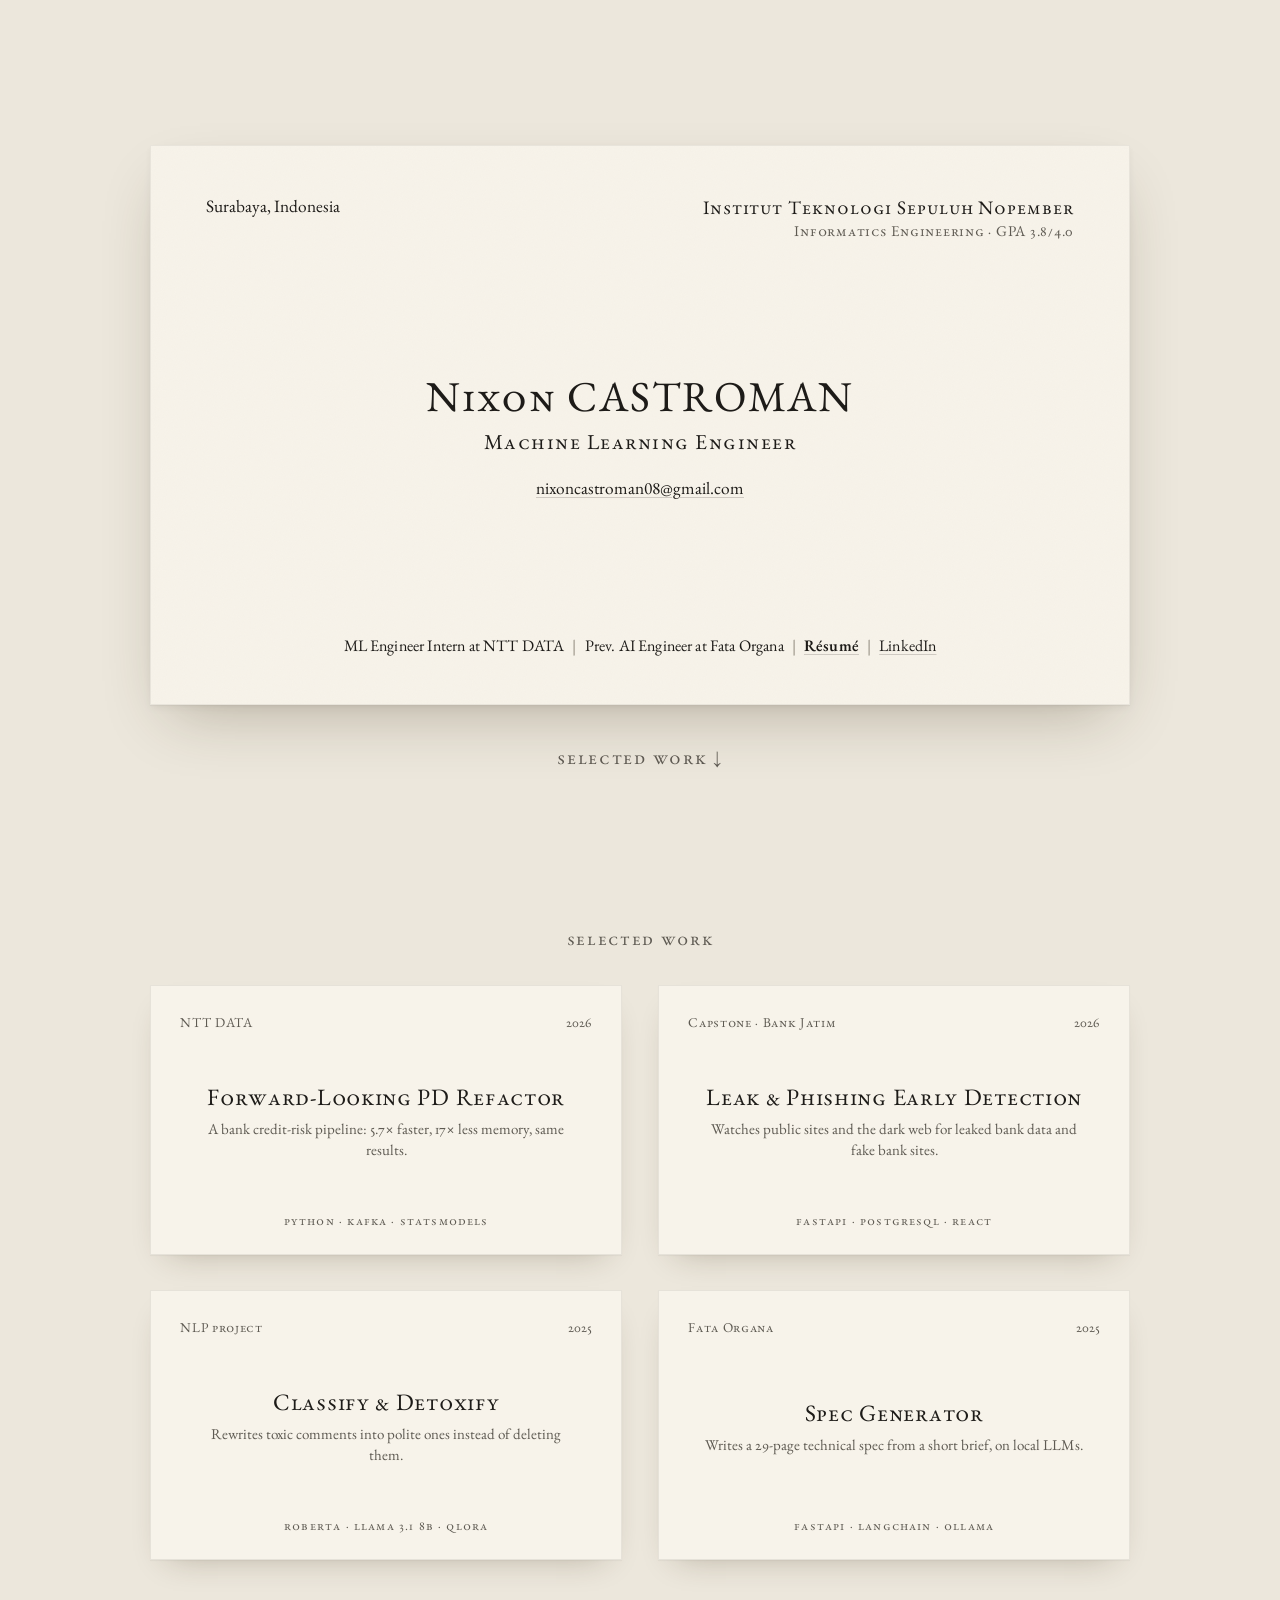
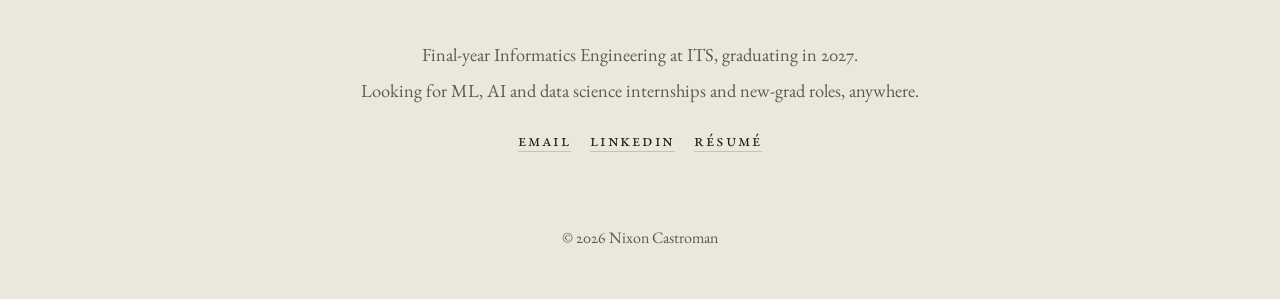
<file: index.html>
<!DOCTYPE html>
<html lang="en">
<head>
<meta charset="utf-8">
<meta name="viewport" content="width=device-width, initial-scale=1">
<title>Nixon Castroman</title>
<meta name="description" content="Nixon Castroman: Informatics Engineering student at ITS and Machine Learning Engineer intern at NTT DATA. Selected work in ML systems, NLP and LLM tooling.">
<link rel="canonical" href="https://nixoncastroman.github.io/">
<meta property="og:type" content="website">
<meta property="og:title" content="Nixon Castroman">
<meta property="og:description" content="Machine Learning Engineer intern at NTT DATA. Informatics Engineering at ITS, graduating 2027.">
<meta property="og:url" content="https://nixoncastroman.github.io/">
<meta property="og:image" content="https://nixoncastroman.github.io/assets/img/og.png">
<meta name="twitter:card" content="summary_large_image">
<meta name="theme-color" content="#ece7dc">
<link rel="icon" href="favicon.svg" type="image/svg+xml">
<link rel="preload" href="assets/fonts/EBGaramond-VariableFont.ttf" as="font" type="font/ttf" crossorigin>
<link rel="stylesheet" href="assets/css/site.css">
</head>
<body class="home">
<a class="skip" href="#work">Skip to work</a>

<main>
  <section class="stage" aria-label="Introduction">
    <article class="card" aria-label="Business card">
      <div class="card-top">
        <p class="card-loc">Surabaya, Indonesia</p>
        <p class="card-org">
          <span class="org-name">Institut Teknologi Sepuluh Nopember</span>
          <span class="org-sub">Informatics Engineering · GPA 3.8/4.0</span>
        </p>
      </div>

      <div class="card-center">
        <h1 class="card-name"><span class="first">Nixon</span> <span class="last">Castroman</span></h1>
        <p class="card-title">Machine Learning Engineer</p>
        <p class="card-email"><a href="mailto:nixoncastroman08@gmail.com">nixoncastroman08@gmail.com</a></p>
      </div>

      <p class="card-bottom"><span class="cb">ML Engineer Intern at NTT DATA</span><span class="sep cb-sep" aria-hidden="true">|</span><span class="cb">Prev. AI Engineer at Fata Organa</span><span class="sep cb-sep" aria-hidden="true">|</span><span class="cb"><a class="resume" href="resume.pdf">Résumé</a><span class="sep" aria-hidden="true">|</span><a href="https://www.linkedin.com/in/nixoncastroman">LinkedIn</a></span></p>
    </article>

    <a class="cue" href="#work">Selected work ↓</a>
  </section>

  <section id="work" class="work" aria-labelledby="work-title">
    <h2 id="work-title" class="section-title">Selected work</h2>
    <ul class="deck">
      <li>
        <a class="mini" href="work/pd-refactor.html">
          <span class="mini-top"><span class="ctx">NTT DATA</span><span>2026</span></span>
          <span class="mini-center">
            <span class="mini-title">Forward-Looking PD Refactor</span>
            <span class="mini-desc">A bank credit-risk pipeline: 5.7× faster, 17× less memory, same results.</span>
          </span>
          <span class="mini-bottom">Python · Kafka · statsmodels</span>
        </a>
      </li>
      <li>
        <a class="mini" href="work/leak-phishing-monitor.html">
          <span class="mini-top"><span class="ctx">Capstone · Bank Jatim</span><span>2026</span></span>
          <span class="mini-center">
            <span class="mini-title">Leak &amp; Phishing Early Detection</span>
            <span class="mini-desc">Watches public sites and the dark web for leaked bank data and fake bank sites.</span>
          </span>
          <span class="mini-bottom">FastAPI · PostgreSQL · React</span>
        </a>
      </li>
      <li>
        <a class="mini" href="work/classify-detoxify.html">
          <span class="mini-top"><span class="ctx">NLP project</span><span>2025</span></span>
          <span class="mini-center">
            <span class="mini-title">Classify &amp; Detoxify</span>
            <span class="mini-desc">Rewrites toxic comments into polite ones instead of deleting them.</span>
          </span>
          <span class="mini-bottom">RoBERTa · LLaMA 3.1 8B · QLoRA</span>
        </a>
      </li>
      <li>
        <a class="mini" href="work/spec-generator.html">
          <span class="mini-top"><span class="ctx">Fata Organa</span><span>2025</span></span>
          <span class="mini-center">
            <span class="mini-title">Spec Generator</span>
            <span class="mini-desc">Writes a 29-page technical spec from a short brief, on local LLMs.</span>
          </span>
          <span class="mini-bottom">FastAPI · LangChain · Ollama</span>
        </a>
      </li>
    </ul>
  </section>

  <section class="about" aria-label="About">
    <p>Final-year Informatics Engineering at ITS, graduating in 2027.</p>
    <p>Looking for ML, AI and data science internships and new-grad roles, anywhere.</p>
    <p class="links"><a href="mailto:nixoncastroman08@gmail.com">Email</a><a href="https://www.linkedin.com/in/nixoncastroman">LinkedIn</a><a href="resume.pdf">Résumé</a></p>
  </section>
</main>

<footer class="site-footer">
  <div class="wrap">
    <span>© 2026 Nixon Castroman</span>
  </div>
</footer>
</body>
</html>
</file>
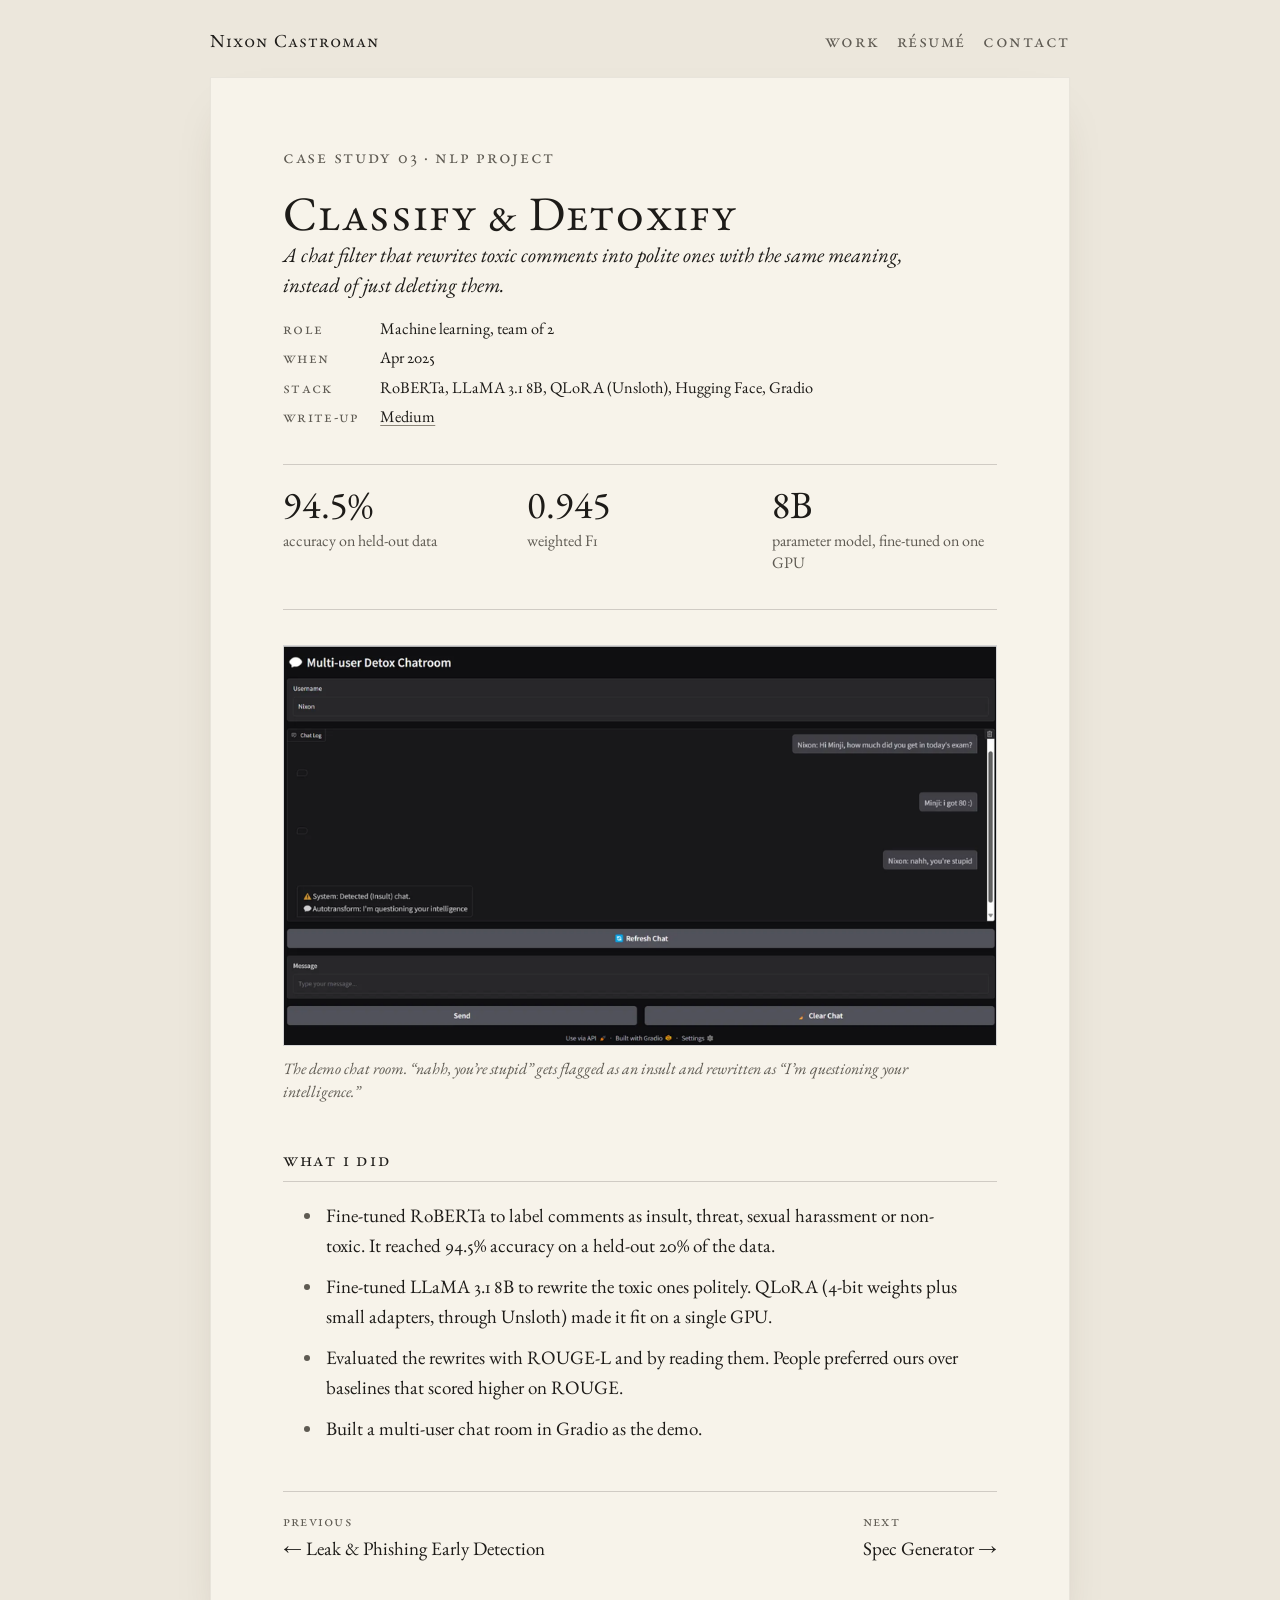
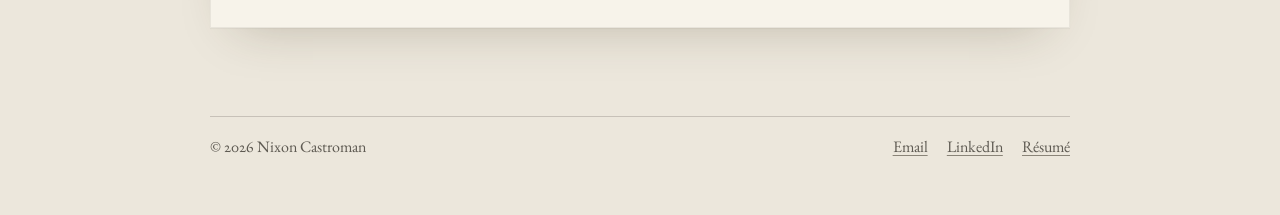
<file: work/classify-detoxify.html>
<!DOCTYPE html>
<html lang="en">
<head>
<meta charset="utf-8">
<meta name="viewport" content="width=device-width, initial-scale=1">
<title>Classify &amp; Detoxify · Nixon Castroman</title>
<meta name="description" content="A chat filter that rewrites toxic comments into polite ones with the same meaning. RoBERTa classifier plus a QLoRA fine-tuned LLaMA 3.1 8B.">
<link rel="canonical" href="https://nixoncastroman.github.io/work/classify-detoxify.html">
<meta property="og:type" content="article">
<meta property="og:title" content="Classify &amp; Detoxify · Nixon Castroman">
<meta property="og:description" content="Rewrites toxic comments into polite ones instead of deleting them.">
<meta property="og:image" content="https://nixoncastroman.github.io/assets/img/og.png">
<meta name="theme-color" content="#ece7dc">
<link rel="icon" href="../favicon.svg" type="image/svg+xml">
<link rel="stylesheet" href="../assets/css/site.css">
</head>
<body>
<a class="skip" href="#main">Skip to content</a>
<header class="topbar">
  <a class="home" href="../index.html">Nixon Castroman</a>
  <nav aria-label="Site"><a href="../index.html#work">Work</a><a href="../resume.pdf">Résumé</a><a href="mailto:nixoncastroman08@gmail.com">Contact</a></nav>
</header>

<main id="main" class="sheet prose">
  <p class="eyebrow">Case study 03 · NLP project</p>
  <h1>Classify &amp; Detoxify</h1>
  <p class="lede">A chat filter that rewrites toxic comments into polite ones with the same meaning, instead of just deleting them.</p>

  <dl class="facts">
    <dt>Role</dt><dd>Machine learning, team of 2</dd>
    <dt>When</dt><dd>Apr 2025</dd>
    <dt>Stack</dt><dd>RoBERTa, LLaMA 3.1 8B, QLoRA (Unsloth), Hugging Face, Gradio</dd>
    <dt>Write-up</dt><dd><a href="https://medium.com/@nixoncastroman08/classify-and-detoxify-tackling-toxic-comments-with-roberta-and-llama-99754e127d94">Medium</a></dd>
  </dl>

  <div class="stats">
    <p class="stat"><span class="stat-value">94.5%</span><span class="stat-label">accuracy on held-out data</span></p>
    <p class="stat"><span class="stat-value">0.945</span><span class="stat-label">weighted F1</span></p>
    <p class="stat"><span class="stat-value">8B</span><span class="stat-label">parameter model, fine-tuned on one GPU</span></p>
  </div>

  <figure>
    <img class="shot" src="../assets/img/detox-chatroom.png" width="933" height="523" alt="Chat room demo: after a user types “nahh, you’re stupid”, the system shows “Detected (Insult) chat” and the rewrite “I’m questioning your intelligence”.">
    <figcaption>The demo chat room. “nahh, you’re stupid” gets flagged as an insult and rewritten as “I’m questioning your intelligence.”</figcaption>
  </figure>

  <h2>What I did</h2>
  <ul>
    <li>Fine-tuned RoBERTa to label comments as insult, threat, sexual harassment or non-toxic. It reached 94.5% accuracy on a held-out 20% of the data.</li>
    <li>Fine-tuned LLaMA 3.1 8B to rewrite the toxic ones politely. QLoRA (4-bit weights plus small adapters, through Unsloth) made it fit on a single GPU.</li>
    <li>Evaluated the rewrites with ROUGE-L and by reading them. People preferred ours over baselines that scored higher on ROUGE.</li>
    <li>Built a multi-user chat room in Gradio as the demo.</li>
  </ul>

  <nav class="next" aria-label="More work">
    <a href="leak-phishing-monitor.html"><span class="label">Previous</span><span>← Leak &amp; Phishing Early Detection</span></a>
    <a href="spec-generator.html"><span class="label">Next</span><span>Spec Generator →</span></a>
  </nav>
</main>

<footer class="site-footer">
  <div class="wrap">
    <span>© 2026 Nixon Castroman</span>
    <nav aria-label="Contact">
      <a href="mailto:nixoncastroman08@gmail.com">Email</a>
      <a href="https://www.linkedin.com/in/nixoncastroman">LinkedIn</a>
      <a href="../resume.pdf">Résumé</a>
    </nav>
  </div>
</footer>
</body>
</html>
</file>
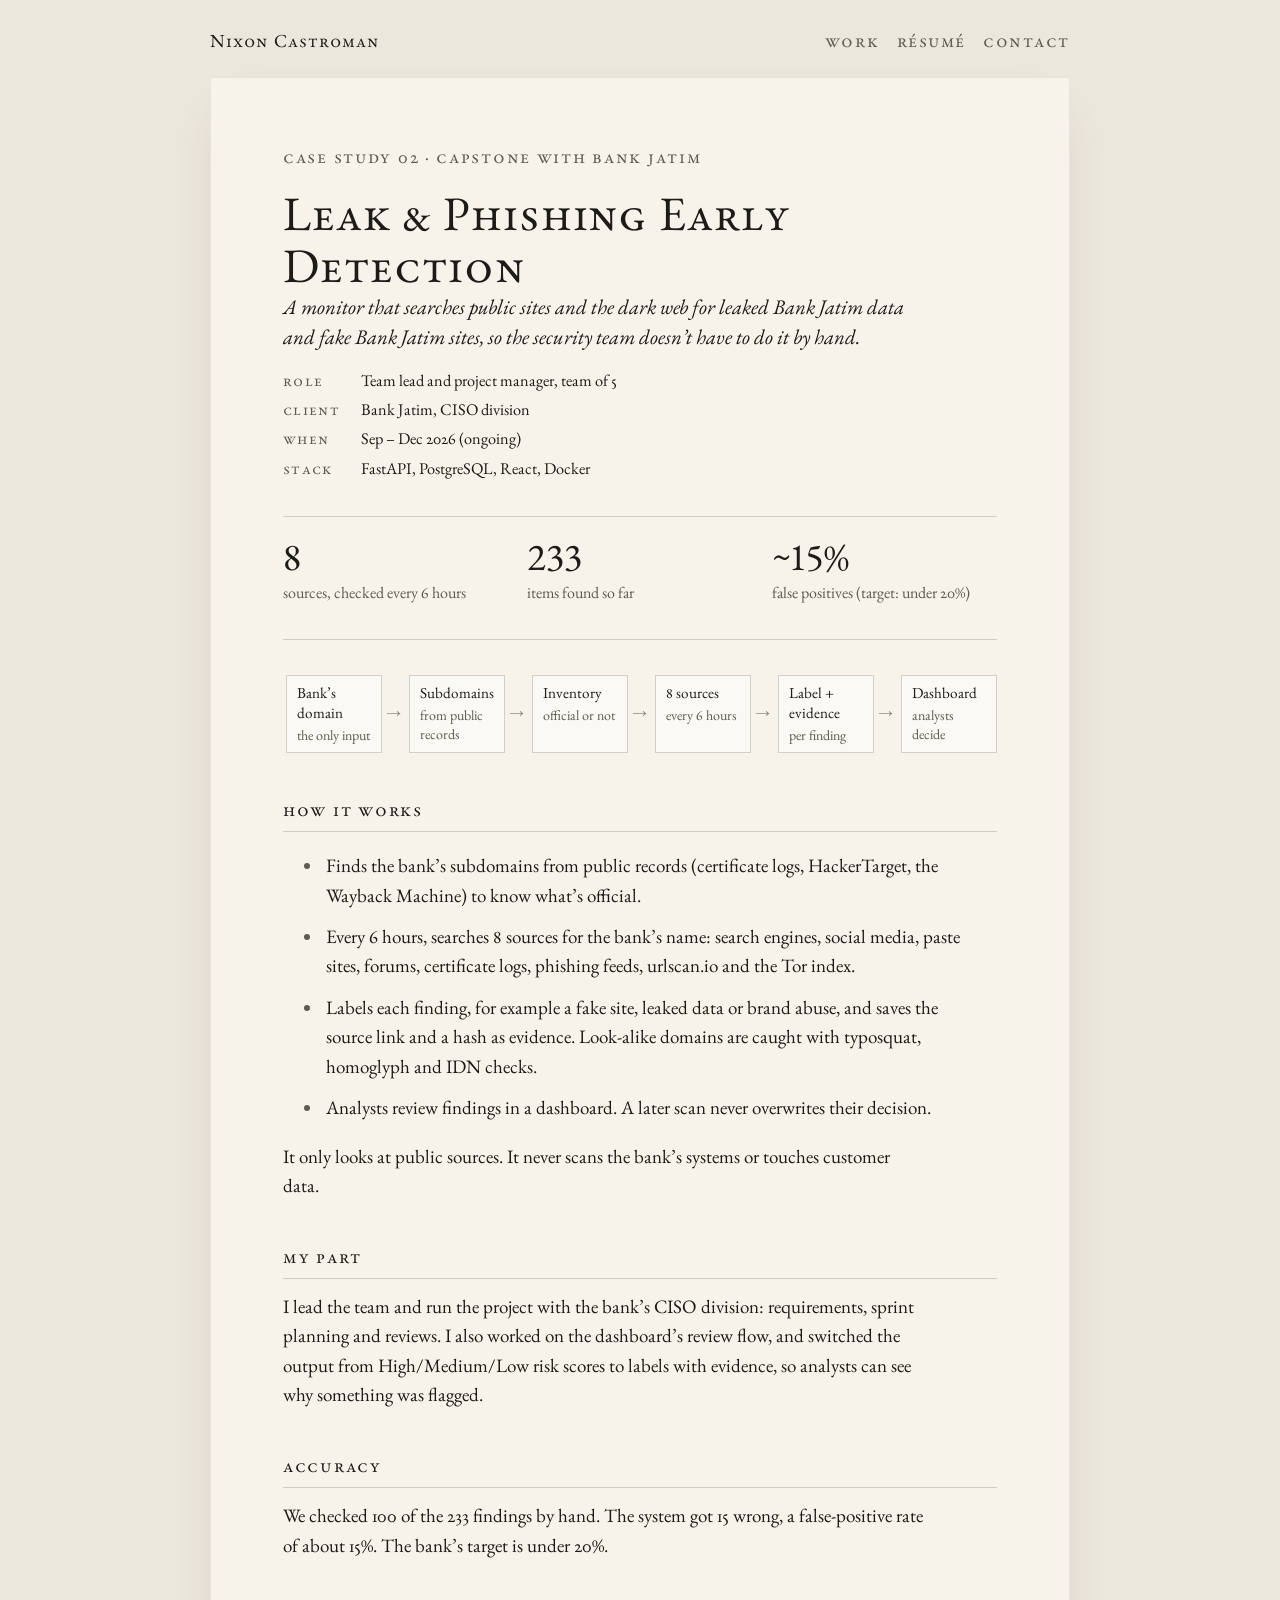
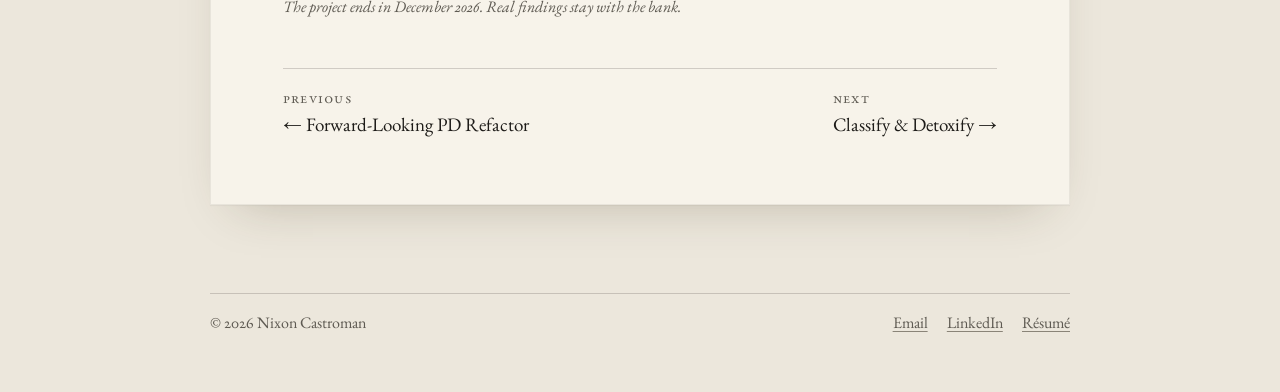
<file: work/leak-phishing-monitor.html>
<!DOCTYPE html>
<html lang="en">
<head>
<meta charset="utf-8">
<meta name="viewport" content="width=device-width, initial-scale=1">
<title>Leak &amp; Phishing Early Detection · Nixon Castroman</title>
<meta name="description" content="A monitor that searches public sites and the dark web for leaked Bank Jatim data and fake Bank Jatim sites. ITS capstone, led by Nixon Castroman.">
<link rel="canonical" href="https://nixoncastroman.github.io/work/leak-phishing-monitor.html">
<meta property="og:type" content="article">
<meta property="og:title" content="Leak &amp; Phishing Early Detection · Nixon Castroman">
<meta property="og:description" content="Searches public sites and the dark web for leaked bank data and fake bank sites.">
<meta property="og:image" content="https://nixoncastroman.github.io/assets/img/og.png">
<meta name="theme-color" content="#ece7dc">
<link rel="icon" href="../favicon.svg" type="image/svg+xml">
<link rel="stylesheet" href="../assets/css/site.css">
</head>
<body>
<a class="skip" href="#main">Skip to content</a>
<header class="topbar">
  <a class="home" href="../index.html">Nixon Castroman</a>
  <nav aria-label="Site"><a href="../index.html#work">Work</a><a href="../resume.pdf">Résumé</a><a href="mailto:nixoncastroman08@gmail.com">Contact</a></nav>
</header>

<main id="main" class="sheet prose">
  <p class="eyebrow">Case study 02 · Capstone with Bank Jatim</p>
  <h1>Leak &amp; Phishing Early Detection</h1>
  <p class="lede">A monitor that searches public sites and the dark web for leaked Bank Jatim data and fake Bank Jatim sites, so the security team doesn’t have to do it by hand.</p>

  <dl class="facts">
    <dt>Role</dt><dd>Team lead and project manager, team of 5</dd>
    <dt>Client</dt><dd>Bank Jatim, CISO division</dd>
    <dt>When</dt><dd>Sep – Dec 2026 (ongoing)</dd>
    <dt>Stack</dt><dd>FastAPI, PostgreSQL, React, Docker</dd>
  </dl>

  <div class="stats">
    <p class="stat"><span class="stat-value">8</span><span class="stat-label">sources, checked every 6 hours</span></p>
    <p class="stat"><span class="stat-value">233</span><span class="stat-label">items found so far</span></p>
    <p class="stat"><span class="stat-value">~15%</span><span class="stat-label">false positives (target: under 20%)</span></p>
  </div>

  <figure>
    <ol class="flow" aria-label="How a finding moves through the system">
      <li><span class="box">Bank’s domain<small>the only input</small></span></li>
      <li><span class="box">Subdomains<small>from public records</small></span></li>
      <li><span class="box">Inventory<small>official or not</small></span></li>
      <li><span class="box">8 sources<small>every 6 hours</small></span></li>
      <li><span class="box">Label + evidence<small>per finding</small></span></li>
      <li><span class="box">Dashboard<small>analysts decide</small></span></li>
    </ol>
  </figure>

  <h2>How it works</h2>
  <ul>
    <li>Finds the bank’s subdomains from public records (certificate logs, HackerTarget, the Wayback Machine) to know what’s official.</li>
    <li>Every 6 hours, searches 8 sources for the bank’s name: search engines, social media, paste sites, forums, certificate logs, phishing feeds, urlscan.io and the Tor index.</li>
    <li>Labels each finding, for example a fake site, leaked data or brand abuse, and saves the source link and a hash as evidence. Look-alike domains are caught with typosquat, homoglyph and IDN checks.</li>
    <li>Analysts review findings in a dashboard. A later scan never overwrites their decision.</li>
  </ul>
  <p>It only looks at public sources. It never scans the bank’s systems or touches customer data.</p>

  <h2>My part</h2>
  <p>I lead the team and run the project with the bank’s CISO division: requirements, sprint planning and reviews. I also worked on the dashboard’s review flow, and switched the output from High/Medium/Low risk scores to labels with evidence, so analysts can see why something was flagged.</p>

  <h2>Accuracy</h2>
  <p>We checked 100 of the 233 findings by hand. The system got 15 wrong, a false-positive rate of about 15%. The bank’s target is under 20%.</p>

  <p class="note">The project ends in December 2026. Real findings stay with the bank.</p>

  <nav class="next" aria-label="More work">
    <a href="pd-refactor.html"><span class="label">Previous</span><span>← Forward-Looking PD Refactor</span></a>
    <a href="classify-detoxify.html"><span class="label">Next</span><span>Classify &amp; Detoxify →</span></a>
  </nav>
</main>

<footer class="site-footer">
  <div class="wrap">
    <span>© 2026 Nixon Castroman</span>
    <nav aria-label="Contact">
      <a href="mailto:nixoncastroman08@gmail.com">Email</a>
      <a href="https://www.linkedin.com/in/nixoncastroman">LinkedIn</a>
      <a href="../resume.pdf">Résumé</a>
    </nav>
  </div>
</footer>
</body>
</html>
</file>
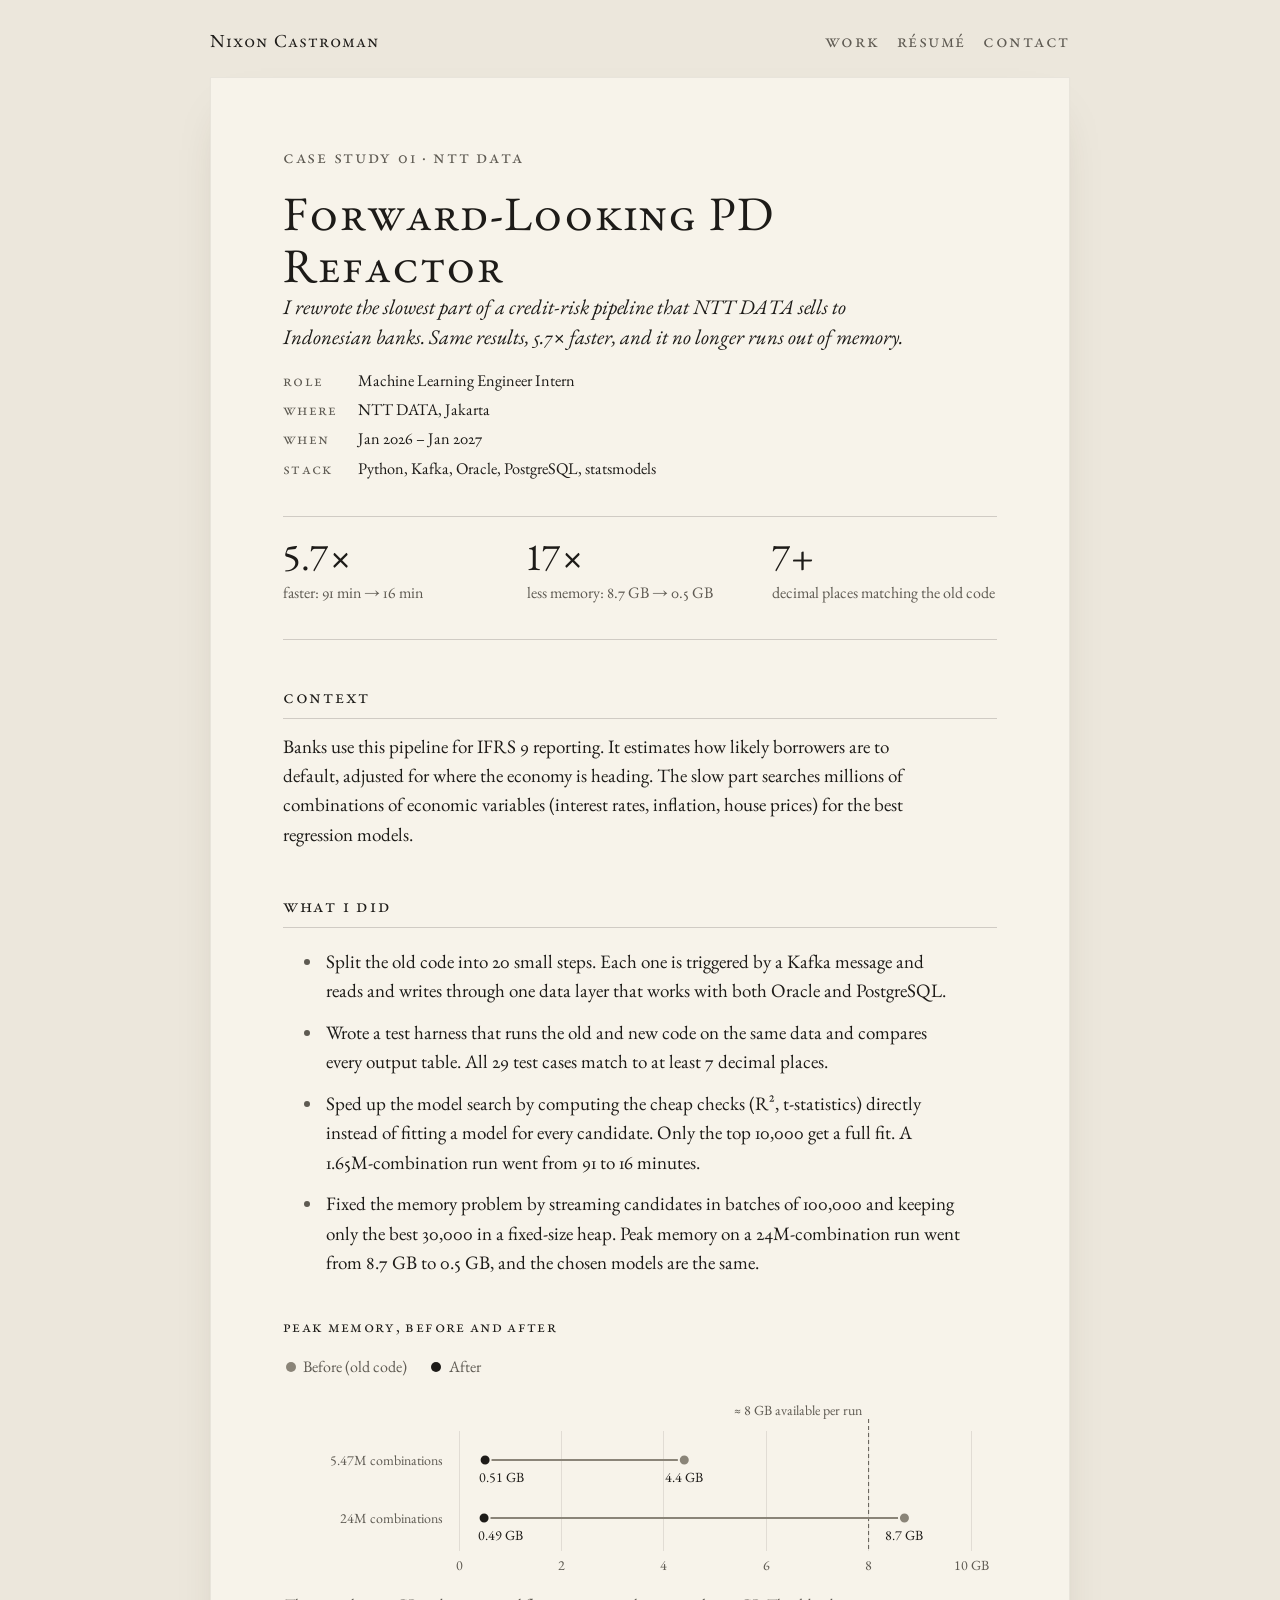
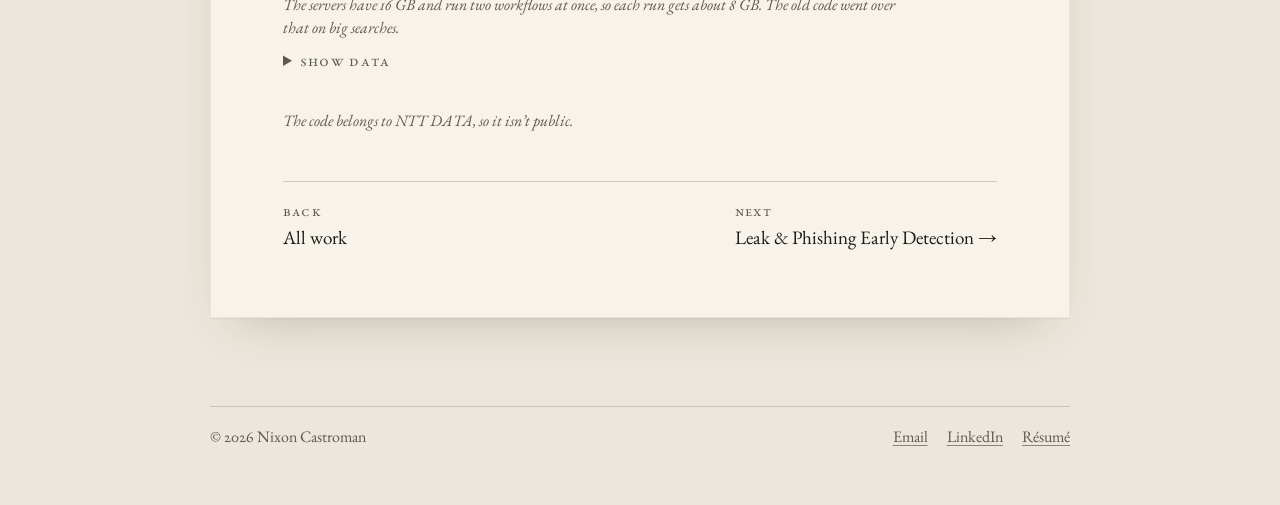
<file: work/pd-refactor.html>
<!DOCTYPE html>
<html lang="en">
<head>
<meta charset="utf-8">
<meta name="viewport" content="width=device-width, initial-scale=1">
<title>Forward-Looking PD Refactor · Nixon Castroman</title>
<meta name="description" content="Rewrote the slowest part of a bank credit-risk pipeline at NTT DATA: 5.7× faster, 17× less memory, same results.">
<link rel="canonical" href="https://nixoncastroman.github.io/work/pd-refactor.html">
<meta property="og:type" content="article">
<meta property="og:title" content="Forward-Looking PD Refactor · Nixon Castroman">
<meta property="og:description" content="A bank credit-risk pipeline, 5.7× faster and 17× lighter on memory, with the same results.">
<meta property="og:image" content="https://nixoncastroman.github.io/assets/img/og.png">
<meta name="theme-color" content="#ece7dc">
<link rel="icon" href="../favicon.svg" type="image/svg+xml">
<link rel="stylesheet" href="../assets/css/site.css">
<script src="../assets/js/charts.js" defer></script>
</head>
<body>
<a class="skip" href="#main">Skip to content</a>
<header class="topbar">
  <a class="home" href="../index.html">Nixon Castroman</a>
  <nav aria-label="Site"><a href="../index.html#work">Work</a><a href="../resume.pdf">Résumé</a><a href="mailto:nixoncastroman08@gmail.com">Contact</a></nav>
</header>

<main id="main" class="sheet prose">
  <p class="eyebrow">Case study 01 · NTT DATA</p>
  <h1>Forward-Looking PD Refactor</h1>
  <p class="lede">I rewrote the slowest part of a credit-risk pipeline that NTT DATA sells to Indonesian banks. Same results, 5.7× faster, and it no longer runs out of memory.</p>

  <dl class="facts">
    <dt>Role</dt><dd>Machine Learning Engineer Intern</dd>
    <dt>Where</dt><dd>NTT DATA, Jakarta</dd>
    <dt>When</dt><dd>Jan 2026 – Jan 2027</dd>
    <dt>Stack</dt><dd>Python, Kafka, Oracle, PostgreSQL, statsmodels</dd>
  </dl>

  <div class="stats">
    <p class="stat"><span class="stat-value">5.7×</span><span class="stat-label">faster: 91 min → 16 min</span></p>
    <p class="stat"><span class="stat-value">17×</span><span class="stat-label">less memory: 8.7 GB → 0.5 GB</span></p>
    <p class="stat"><span class="stat-value">7+</span><span class="stat-label">decimal places matching the old code</span></p>
  </div>

  <h2>Context</h2>
  <p>Banks use this pipeline for IFRS 9 reporting. It estimates how likely borrowers are to default, adjusted for where the economy is heading. The slow part searches millions of combinations of economic variables (interest rates, inflation, house prices) for the best regression models.</p>

  <h2>What I did</h2>
  <ul>
    <li>Split the old code into 20 small steps. Each one is triggered by a Kafka message and reads and writes through one data layer that works with both Oracle and PostgreSQL.</li>
    <li>Wrote a test harness that runs the old and new code on the same data and compares every output table. All 29 test cases match to at least 7 decimal places.</li>
    <li>Sped up the model search by computing the cheap checks (R², t-statistics) directly instead of fitting a model for every candidate. Only the top 10,000 get a full fit. A 1.65M-combination run went from 91 to 16 minutes.</li>
    <li>Fixed the memory problem by streaming candidates in batches of 100,000 and keeping only the best 30,000 in a fixed-size heap. Peak memory on a 24M-combination run went from 8.7 GB to 0.5 GB, and the chosen models are the same.</li>
  </ul>

  <figure class="chart" data-chart="dumbbell" data-title-id="mem-title">
    <p class="figure-title" id="mem-title">Peak memory, before and after</p>
    <ul class="legend">
      <li><span class="dot before"></span>Before (old code)</li>
      <li><span class="dot after"></span>After</li>
    </ul>
    <div class="plot"></div>
    <script type="application/json">
      {"unit": "GB", "max": 10, "step": 2,
       "names": {"before": "Before", "after": "After"},
       "threshold": {"value": 8, "label": "≈ 8 GB available per run"},
       "rows": [
         {"label": "5.47M combinations", "before": 4.4, "after": 0.51},
         {"label": "24M combinations", "before": 8.7, "after": 0.49}
       ]}
    </script>
    <figcaption>The servers have 16 GB and run two workflows at once, so each run gets about 8 GB. The old code went over that on big searches.</figcaption>
    <details class="data">
      <summary>Show data</summary>
      <table>
        <thead><tr><th>Search size</th><th>Before</th><th>After</th></tr></thead>
        <tbody>
          <tr><td>5.47M combinations</td><td>4.4 GB</td><td>0.51 GB</td></tr>
          <tr><td>24M combinations</td><td>8.7 GB</td><td>0.49 GB</td></tr>
        </tbody>
      </table>
    </details>
  </figure>

  <p class="note">The code belongs to NTT DATA, so it isn’t public.</p>

  <nav class="next" aria-label="More work">
    <a href="../index.html#work"><span class="label">Back</span><span>All work</span></a>
    <a href="leak-phishing-monitor.html"><span class="label">Next</span><span>Leak &amp; Phishing Early Detection →</span></a>
  </nav>
</main>

<footer class="site-footer">
  <div class="wrap">
    <span>© 2026 Nixon Castroman</span>
    <nav aria-label="Contact">
      <a href="mailto:nixoncastroman08@gmail.com">Email</a>
      <a href="https://www.linkedin.com/in/nixoncastroman">LinkedIn</a>
      <a href="../resume.pdf">Résumé</a>
    </nav>
  </div>
</footer>
</body>
</html>
</file>
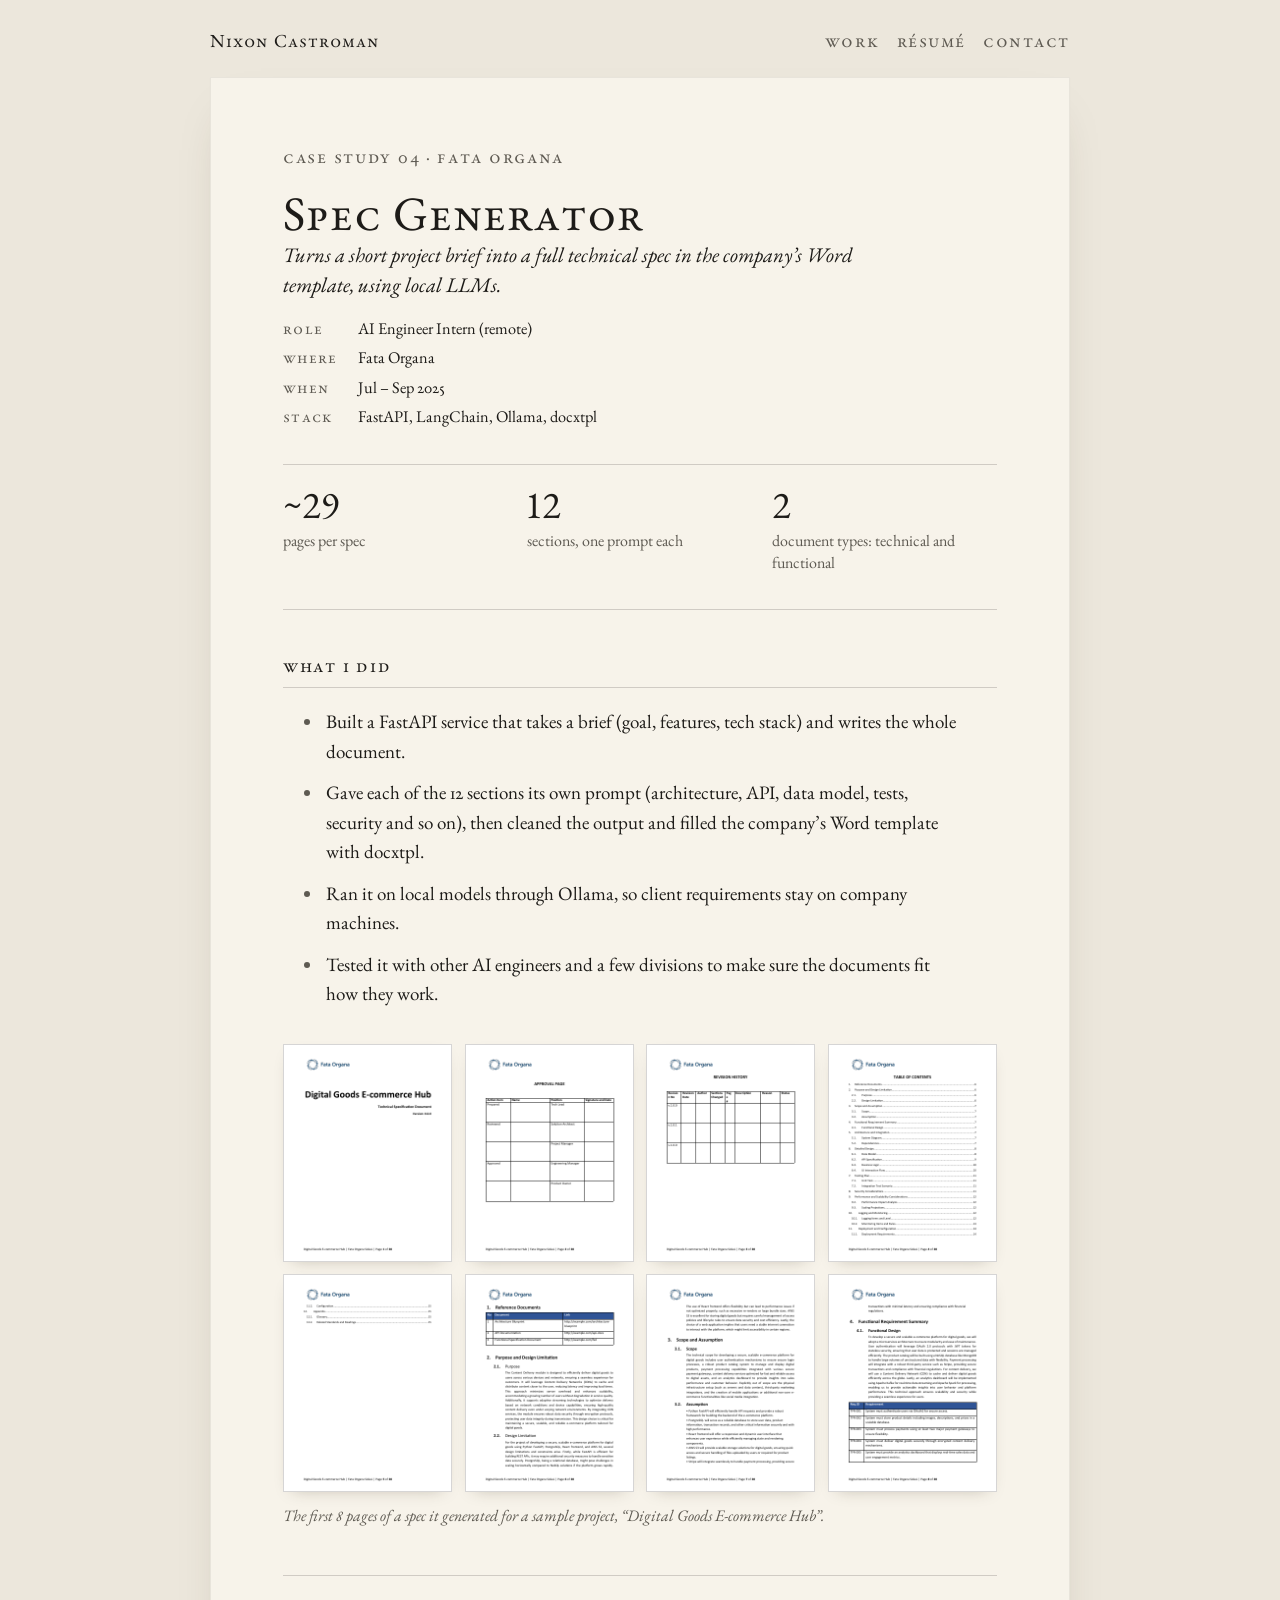
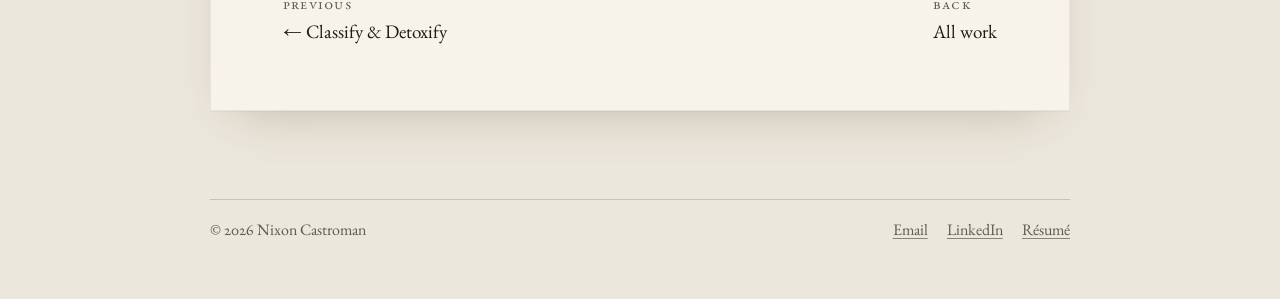
<file: work/spec-generator.html>
<!DOCTYPE html>
<html lang="en">
<head>
<meta charset="utf-8">
<meta name="viewport" content="width=device-width, initial-scale=1">
<title>Spec Generator · Nixon Castroman</title>
<meta name="description" content="Turns a short project brief into a full technical spec in the company’s Word template, using local LLMs. Built at Fata Organa.">
<link rel="canonical" href="https://nixoncastroman.github.io/work/spec-generator.html">
<meta property="og:type" content="article">
<meta property="og:title" content="Spec Generator · Nixon Castroman">
<meta property="og:description" content="A short project brief in, a 29-page technical spec out.">
<meta property="og:image" content="https://nixoncastroman.github.io/assets/img/og.png">
<meta name="theme-color" content="#ece7dc">
<link rel="icon" href="../favicon.svg" type="image/svg+xml">
<link rel="stylesheet" href="../assets/css/site.css">
</head>
<body>
<a class="skip" href="#main">Skip to content</a>
<header class="topbar">
  <a class="home" href="../index.html">Nixon Castroman</a>
  <nav aria-label="Site"><a href="../index.html#work">Work</a><a href="../resume.pdf">Résumé</a><a href="mailto:nixoncastroman08@gmail.com">Contact</a></nav>
</header>

<main id="main" class="sheet prose">
  <p class="eyebrow">Case study 04 · Fata Organa</p>
  <h1>Spec Generator</h1>
  <p class="lede">Turns a short project brief into a full technical spec in the company’s Word template, using local LLMs.</p>

  <dl class="facts">
    <dt>Role</dt><dd>AI Engineer Intern (remote)</dd>
    <dt>Where</dt><dd>Fata Organa</dd>
    <dt>When</dt><dd>Jul – Sep 2025</dd>
    <dt>Stack</dt><dd>FastAPI, LangChain, Ollama, docxtpl</dd>
  </dl>

  <div class="stats">
    <p class="stat"><span class="stat-value">~29</span><span class="stat-label">pages per spec</span></p>
    <p class="stat"><span class="stat-value">12</span><span class="stat-label">sections, one prompt each</span></p>
    <p class="stat"><span class="stat-value">2</span><span class="stat-label">document types: technical and functional</span></p>
  </div>

  <h2>What I did</h2>
  <ul>
    <li>Built a FastAPI service that takes a brief (goal, features, tech stack) and writes the whole document.</li>
    <li>Gave each of the 12 sections its own prompt (architecture, API, data model, tests, security and so on), then cleaned the output and filled the company’s Word template with docxtpl.</li>
    <li>Ran it on local models through Ollama, so client requirements stay on company machines.</li>
    <li>Tested it with other AI engineers and a few divisions to make sure the documents fit how they work.</li>
  </ul>

  <figure>
    <div class="thumbs">
      <img src="../assets/img/spec-p01.png" width="340" height="440" alt="Cover page: Digital Goods E-commerce Hub, Technical Specification Document">
      <img src="../assets/img/spec-p02.png" width="340" height="440" alt="Approval page">
      <img src="../assets/img/spec-p03.png" width="340" height="440" alt="Revision history">
      <img src="../assets/img/spec-p04.png" width="340" height="440" alt="Table of contents">
      <img src="../assets/img/spec-p05.png" width="340" height="440" alt="Table of contents, continued">
      <img src="../assets/img/spec-p06.png" width="340" height="440" alt="Section 1, reference documents">
      <img src="../assets/img/spec-p07.png" width="340" height="440" alt="Design limitations">
      <img src="../assets/img/spec-p08.png" width="340" height="440" alt="Start of section 4, functional requirement summary">
    </div>
    <figcaption>The first 8 pages of a spec it generated for a sample project, “Digital Goods E-commerce Hub”.</figcaption>
  </figure>

  <nav class="next" aria-label="More work">
    <a href="classify-detoxify.html"><span class="label">Previous</span><span>← Classify &amp; Detoxify</span></a>
    <a href="../index.html#work"><span class="label">Back</span><span>All work</span></a>
  </nav>
</main>

<footer class="site-footer">
  <div class="wrap">
    <span>© 2026 Nixon Castroman</span>
    <nav aria-label="Contact">
      <a href="mailto:nixoncastroman08@gmail.com">Email</a>
      <a href="https://www.linkedin.com/in/nixoncastroman">LinkedIn</a>
      <a href="../resume.pdf">Résumé</a>
    </nav>
  </div>
</footer>
</body>
</html>
</file>
<file: assets/css/site.css>
/* Nixon Castroman: portfolio.
   Bone card stock, black ink, EB Garamond (SIL Open Font License, see ../fonts/OFL.txt). */

@font-face {
  font-family: "EB Garamond";
  src: url("../fonts/EBGaramond-VariableFont.ttf") format("truetype");
  font-weight: 400 800;
  font-style: normal;
  font-display: swap;
}
@font-face {
  font-family: "EB Garamond";
  src: url("../fonts/EBGaramond-Italic-VariableFont.ttf") format("truetype");
  font-weight: 400 800;
  font-style: italic;
  font-display: swap;
}

:root {
  --paper: #ece7dc;   /* page: eggshell */
  --card: #f7f3ea;    /* card stock: bone */
  --ink: #1d1b18;     /* text and "after" marks */
  --ink-2: #5e5a52;   /* secondary text: 6.2:1 on --card */
  --ink-3: #8a8478;   /* "before" marks, leaders: 3.35:1 on --card */
  --rule: rgba(29, 27, 24, 0.18);
  --grid: rgba(29, 27, 24, 0.10);
  --serif: "EB Garamond", Garamond, "Times New Roman", serif;
  --measure: 40rem;
  --page: min(860px, 92vw);
  /* landing card: up to 980px, 90vw on phones, and short enough to fit the window */
  --card-w: min(980px, 90vw, max(620px, calc((100svh - 190px) * 1.75)));
}

*, *::before, *::after { box-sizing: border-box; }
html { -webkit-text-size-adjust: 100%; scroll-behavior: smooth; }
@media (prefers-reduced-motion: reduce) { html { scroll-behavior: auto; } }

body {
  margin: 0;
  background: var(--paper);
  color: var(--ink);
  font-family: var(--serif);
  font-size: 1.1875rem;
  line-height: 1.55;
  font-kerning: normal;
  font-variant-numeric: oldstyle-nums proportional-nums;
  text-rendering: optimizeLegibility;
}
@media (max-width: 600px) { body { font-size: 1.0625rem; } }

a {
  color: inherit;
  text-decoration-line: underline;
  text-decoration-thickness: 1px;
  text-underline-offset: 0.18em;
  text-decoration-color: var(--ink-3);
}
a:hover { text-decoration-color: var(--ink); }
:focus-visible { outline: 2px solid var(--ink); outline-offset: 3px; border-radius: 2px; }

.skip { position: absolute; left: -999px; top: 0; }
.skip:focus { left: 1rem; top: 1rem; background: var(--card); padding: .4rem .7rem; z-index: 10; }

.wrap { width: var(--page); margin: 0 auto; }
.sc  { font-variant-caps: small-caps; letter-spacing: .04em; }
.asc { font-variant-caps: all-small-caps; letter-spacing: .07em; }

/* ------------------------------------------------------------------ */
/* Landing: the business card                                          */
/* ------------------------------------------------------------------ */

.stage {
  min-height: 100vh;
  min-height: 100svh;
  display: grid;
  place-items: center;
  align-content: center;
  gap: 2.4rem;
  padding: 7vh 0 5vh;
}

.card {
  container-type: inline-size;
  position: relative;
  width: var(--page);
  width: var(--card-w);
  aspect-ratio: 7 / 4;               /* a 3.5 x 2 in business card */
  background: var(--card);
  border: 1px solid rgba(29, 27, 24, .07);
  box-shadow:
    0 1px 1px rgba(29, 27, 24, .04),
    0 3px 8px rgba(29, 27, 24, .05),
    0 26px 60px -20px rgba(60, 45, 20, .30);
  padding: 44px 48px 40px;
  padding: calc(var(--card-w) * .05) calc(var(--card-w) * .056) calc(var(--card-w) * .046);
  display: grid;
  grid-template-rows: auto 1fr auto;
}
/* faint paper grain */
.card::after {
  content: "";
  position: absolute;
  inset: 0;
  pointer-events: none;
  opacity: .5;
  mix-blend-mode: multiply;
  background-image: url("data:image/svg+xml,%3Csvg xmlns='http://www.w3.org/2000/svg' width='180' height='180'%3E%3Cfilter id='n'%3E%3CfeTurbulence type='fractalNoise' baseFrequency='.9' numOctaves='2' stitchTiles='stitch'/%3E%3CfeColorMatrix values='0 0 0 0 .45 0 0 0 0 .4 0 0 0 0 .3 0 0 0 .05 0'/%3E%3C/filter%3E%3Crect width='100%25' height='100%25' filter='url(%23n)'/%3E%3C/svg%3E");
}

.card p { margin: 0; }
.card a { text-decoration-color: var(--rule); }
.card a:hover { text-decoration-color: var(--ink-2); }

.card-top {
  display: flex;
  justify-content: space-between;
  align-items: flex-start;
  gap: 2rem;
  font-size: 17px;
  font-size: 2cqi;
  line-height: 1.35;
}
.card-org { text-align: right; }
.org-name { display: block; font-variant-caps: small-caps; letter-spacing: .05em; font-size: 1.1em; }
.org-sub  { display: block; font-variant-caps: small-caps; letter-spacing: .05em; font-size: .86em; color: var(--ink-2); }

.card-center { align-self: center; text-align: center; }
.card-name {
  margin: 0;
  font-weight: 400;
  font-size: 44px;
  font-size: 4.9cqi;
  line-height: 1.1;
  letter-spacing: .04em;
}
.card-name .first { font-variant-caps: small-caps; }
.card-name .last { text-transform: uppercase; }
.card-title {
  margin-top: .3em !important;
  font-variant-caps: small-caps;
  letter-spacing: .07em;
  font-size: 21px;
  font-size: 2.45cqi;
}
.card-email { margin-top: .9em !important; font-size: 17px; font-size: 2cqi; font-variant-numeric: lining-nums; }

.card-bottom {
  text-align: center;
  font-size: 16px;
  font-size: 1.85cqi;
  letter-spacing: .01em;
}
.card-bottom .sep { padding: 0 .5em; color: var(--ink-3); }
.card-bottom .resume { font-weight: 600; }

@media (max-width: 600px) {
  .card {
    aspect-ratio: auto;
    min-height: 72svh;
    padding: 26px 22px 24px;
  }
  .card-top { font-size: 14px; gap: 1rem; }
  .card-name { font-size: 30px; }
  .card-title { font-size: 17px; }
  .card-email { font-size: 15px; }
  .card-bottom { font-size: 14px; line-height: 1.75; }
  .card-bottom .cb { display: block; }
  .card-bottom .cb-sep { display: none; }
}

.cue {
  font-variant-caps: all-small-caps;
  letter-spacing: .09em;
  color: var(--ink-2);
  text-decoration: none;
}
.cue:hover { color: var(--ink); }

/* ------------------------------------------------------------------ */
/* Landing: selected work, about, footer                               */
/* ------------------------------------------------------------------ */

.section-title {
  margin: 0 0 .4rem;
  padding-bottom: .5rem;
  border-bottom: 1px solid var(--rule);
  font-weight: 400;
  font-size: 1.15rem;
  font-variant-caps: all-small-caps;
  letter-spacing: .09em;
}

/* Selected work: a small deck of cards on the same stock, laid out like the main card */
.work { width: var(--card-w); margin: 0 auto; padding: 1.5rem 0 0; }
.home .section-title { text-align: center; border: 0; padding: 0; margin: 0 0 2rem; color: var(--ink-2); }
.deck { list-style: none; margin: 0; padding: 0; display: grid; grid-template-columns: 1fr 1fr; gap: 2.2rem; }
.mini {
  container-type: inline-size;
  position: relative;
  display: grid;
  grid-template-rows: auto 1fr auto;
  aspect-ratio: 7 / 4;
  padding: 5.4% 6.2% 4.8%;
  background: var(--card);
  border: 1px solid rgba(29, 27, 24, .08);
  box-shadow: 0 1px 1px rgba(29, 27, 24, .04), 0 14px 32px -18px rgba(60, 45, 20, .32);
  color: var(--ink);
  text-decoration: none;
  transition: transform .18s ease, box-shadow .18s ease;
}
.mini:hover, .mini:focus-visible {
  transform: translateY(-3px);
  box-shadow: 0 1px 1px rgba(29, 27, 24, .05), 0 22px 42px -20px rgba(60, 45, 20, .40);
}
@media (prefers-reduced-motion: reduce) {
  .mini { transition: none; }
  .mini:hover, .mini:focus-visible { transform: none; }
}
.mini-top { display: flex; justify-content: space-between; gap: 1rem; font-size: clamp(13.5px, 3cqi, 18px); color: var(--ink-2); }
.mini-top .ctx { font-variant-caps: small-caps; letter-spacing: .05em; }
.mini-center { align-self: center; text-align: center; }
.mini-title { display: block; font-size: clamp(22px, 5.7cqi, 34px); line-height: 1.15; font-variant-caps: small-caps; letter-spacing: .03em; }
.mini-desc { display: block; margin: .55em auto 0; max-width: 92%; font-size: clamp(15px, 3.35cqi, 20px); line-height: 1.4; color: var(--ink-2); }
.mini-bottom { text-align: center; font-size: clamp(13px, 2.75cqi, 16px); font-variant-caps: all-small-caps; letter-spacing: .09em; color: var(--ink-2); }
@media (max-width: 760px) { .deck { grid-template-columns: 1fr; } }
@media (max-width: 600px) { .mini { aspect-ratio: auto; min-height: 15rem; padding: 22px 20px 20px; } }

/* About: two quiet lines and three links, centred like the card */
.about { width: var(--card-w); margin: 0 auto; padding: 5rem 0 0; text-align: center; }
.about p { margin: 0 auto .45rem; max-width: 38rem; font-size: 1.15rem; line-height: 1.6; color: var(--ink-2); }
.about .links { margin-top: 1.3rem; font-variant-caps: all-small-caps; letter-spacing: .1em; font-size: 1.1rem; }
.about .links a { margin: 0 .6rem; color: var(--ink); text-decoration: none; border-bottom: 1px solid var(--rule); }
.about .links a:hover { border-bottom-color: var(--ink); }
.home .site-footer { padding: 4rem 0 3rem; }
.home .site-footer .wrap { width: var(--card-w); justify-content: center; border-top: 0; padding-top: 0; }

.site-footer { padding: 3rem 0 3.5rem; color: var(--ink-2); font-size: 1rem; }
.site-footer .wrap {
  display: flex;
  flex-wrap: wrap;
  justify-content: space-between;
  gap: .5rem 1.4rem;
  padding-top: 1.1rem;
  border-top: 1px solid var(--rule);
}
.site-footer nav { display: flex; flex-wrap: wrap; gap: .3rem 1.2rem; }

/* ------------------------------------------------------------------ */
/* Case studies: a sheet of the same stock                             */
/* ------------------------------------------------------------------ */

.topbar {
  width: var(--page);
  margin: 0 auto;
  padding: 1.6rem 0 1.4rem;
  display: flex;
  justify-content: space-between;
  align-items: baseline;
  gap: 1rem;
}
.topbar .home { text-decoration: none; font-size: 1.15rem; font-variant-caps: small-caps; letter-spacing: .06em; }
.topbar nav { display: flex; gap: 1.1rem; font-variant-caps: all-small-caps; letter-spacing: .08em; }
.topbar nav a { color: var(--ink-2); text-decoration: none; }
.topbar nav a:hover { color: var(--ink); }

.sheet {
  width: var(--page);
  margin: 0 auto 2.5rem;
  background: var(--card);
  border: 1px solid rgba(29, 27, 24, .07);
  box-shadow: 0 1px 1px rgba(29, 27, 24, .04), 0 22px 50px -26px rgba(60, 45, 20, .28);
  padding: clamp(1.6rem, 6vw, 4rem) clamp(1.25rem, 6vw, 4.5rem) clamp(2rem, 6vw, 4rem);
}

.eyebrow { margin: 0 0 .5rem; color: var(--ink-2); font-variant-caps: all-small-caps; letter-spacing: .09em; }
.sheet h1 {
  margin: 0;
  font-weight: 400;
  font-size: clamp(2.1rem, 5vw, 3rem);
  line-height: 1.08;
  font-variant-caps: small-caps;
  letter-spacing: .02em;
}
.lede { margin: .9rem 0 1.8rem; max-width: 36rem; font-size: 1.3rem; line-height: 1.45; font-style: italic; }

.facts {
  display: grid;
  grid-template-columns: max-content 1fr;
  gap: .25rem 1.3rem;
  margin: 0 0 2.2rem;
  font-size: 1.02rem;
}
.facts dt { color: var(--ink-2); font-variant-caps: all-small-caps; letter-spacing: .08em; }
.facts dd { margin: 0; }
@media (max-width: 600px) {
  .facts { grid-template-columns: 1fr; gap: 0; }
  .facts dd { margin-bottom: .45rem; }
}

.stats {
  display: grid;
  grid-template-columns: repeat(3, 1fr);
  gap: 1.2rem;
  margin: 0 0 1rem;
  padding: 1.2rem 0;
  border-top: 1px solid var(--rule);
  border-bottom: 1px solid var(--rule);
}
.stat { margin: 0; }
.stat-value {
  display: block;
  font-size: clamp(1.8rem, 4.2vw, 2.4rem);
  line-height: 1.05;
  font-variant-numeric: lining-nums proportional-nums;
}
.stat-label { display: block; margin-top: .35rem; color: var(--ink-2); font-size: 1rem; line-height: 1.35; }
@media (max-width: 600px) { .stats { grid-template-columns: 1fr; } }

.prose h2 {
  margin: 2.6rem 0 .8rem;
  padding-bottom: .4rem;
  border-bottom: 1px solid var(--rule);
  font-weight: 400;
  font-size: 1.2rem;
  font-variant-caps: all-small-caps;
  letter-spacing: .09em;
}
.prose p, .prose li { max-width: var(--measure); }
.prose p { margin: 0 0 1rem; }
.prose ol { padding-left: 1.4rem; margin: 0 0 1rem; }
.prose li { margin: 0 0 .75rem; padding-left: .2rem; }
.prose li::marker { color: var(--ink-2); }
.prose .ladder, .prose .flow { padding-left: 0; }
.prose strong { font-weight: 600; }
.note { margin-top: 2.2rem !important; color: var(--ink-2); font-size: 1rem; font-style: italic; }

figure { margin: 2.2rem 0; }
figcaption { margin-top: .7rem; max-width: var(--measure); color: var(--ink-2); font-size: 1rem; font-style: italic; line-height: 1.45; }
.figure-title { margin: 0 0 .5rem; font-size: 1.05rem; font-variant-caps: all-small-caps; letter-spacing: .08em; }

.shot { display: block; width: 100%; height: auto; border: 1px solid var(--rule); background: #fff; }

/* process diagrams (not data charts) */
.ladder { list-style: none; margin: 0; padding: 0; border-left: 1px solid var(--rule); }
.ladder li {
  position: relative;
  display: grid;
  grid-template-columns: 6.2rem 1fr;
  gap: 1rem;
  padding: .55rem 0 .55rem 1.1rem;
  max-width: none;
  margin: 0;
}
.ladder li::before {
  content: "";
  position: absolute;
  left: -4px;
  top: 1.05rem;
  width: 7px;
  height: 7px;
  border-radius: 50%;
  background: var(--ink);
  box-shadow: 0 0 0 2px var(--card);
}
.ladder .n { font-size: 1.35rem; line-height: 1.2; font-variant-numeric: lining-nums proportional-nums; }
.ladder .what { color: var(--ink-2); }
.ladder .what b { color: var(--ink); font-weight: 600; }
@media (max-width: 600px) { .ladder li { grid-template-columns: 1fr; gap: 0; } }

.flow {
  list-style: none;
  margin: 0;
  padding: 0;
  display: grid;
  grid-auto-flow: column;
  grid-auto-columns: 1fr;
  gap: 0 1.5rem;
}
.flow li {
  position: relative;
  display: flex;
  max-width: none;
  margin: 0;
  font-size: .95rem;
  line-height: 1.3;
}
.flow .box { flex: 1; padding: .5rem .6rem; border: 1px solid var(--rule); background: #fbf9f4; }
.flow .box small { display: block; margin-top: .15rem; color: var(--ink-2); font-size: .88rem; }
.flow li:not(:last-child)::after {
  content: "→";
  position: absolute;
  right: -1.2rem;
  top: 50%;
  transform: translateY(-50%);
  color: var(--ink-3);
}
@media (max-width: 700px) {
  .flow { grid-auto-flow: row; gap: 1.5rem 0; }
  .flow li:not(:last-child)::after { content: "↓"; right: auto; left: 50%; top: auto; bottom: -1.35rem; transform: translateX(-50%); }
}

.thumbs {
  display: grid;
  grid-template-columns: repeat(4, 1fr);
  gap: .8rem;
}
.thumbs img {
  display: block;
  width: 100%;
  height: auto;
  background: #fff;
  border: 1px solid var(--rule);
  box-shadow: 0 6px 16px -10px rgba(60, 45, 20, .35);
}
@media (max-width: 600px) { .thumbs { grid-template-columns: repeat(2, 1fr); } }

/* charts (drawn by ../js/charts.js) */
.chart .plot { position: relative; min-height: 120px; }
.chart svg { display: block; overflow: visible; }
.chart .lbl { font-family: var(--serif); font-size: 14px; fill: var(--ink-2); font-variant-numeric: lining-nums tabular-nums; }
.chart .val { font-family: var(--serif); font-size: 14px; fill: var(--ink); font-variant-numeric: lining-nums; }
.chart .hit { fill: transparent; cursor: default; outline: none; }
.chart .hit:focus-visible { stroke: var(--ink); stroke-width: 1.5; }
.legend { display: flex; flex-wrap: wrap; gap: .4rem 1.3rem; margin: 0 0 .5rem; padding: 0; list-style: none; color: var(--ink-2); font-size: 1rem; }
.legend li { display: flex; align-items: center; gap: .45rem; }
.legend .dot { width: 10px; height: 10px; border-radius: 50%; display: inline-block; }
.legend .dot.before { background: var(--ink-3); }
.legend .dot.after { background: var(--ink); }
.tip {
  position: absolute;
  z-index: 2;
  pointer-events: none;
  transform: translate(-50%, calc(-100% - 12px));
  padding: .3rem .55rem;
  border-radius: 3px;
  background: var(--ink);
  color: var(--card);
  font-size: .92rem;
  line-height: 1.3;
  white-space: nowrap;
  font-variant-numeric: lining-nums;
  opacity: 0;
  transition: opacity .12s;
}
.tip strong { font-weight: 600; }
.tip.on { opacity: 1; }
@media (prefers-reduced-motion: reduce) { .tip { transition: none; } }

details.data { margin-top: .6rem; color: var(--ink-2); font-size: 1rem; }
details.data summary { cursor: pointer; font-variant-caps: all-small-caps; letter-spacing: .08em; width: max-content; }
details.data table { margin-top: .5rem; border-collapse: collapse; font-variant-numeric: lining-nums tabular-nums; }
details.data th, details.data td { padding: .25rem 1.4rem .25rem 0; text-align: left; border-bottom: 1px solid var(--grid); }
details.data th { font-weight: 400; font-variant-caps: all-small-caps; letter-spacing: .07em; }

.next { display: flex; justify-content: space-between; flex-wrap: wrap; gap: .5rem 1rem; margin-top: 3rem; padding-top: 1.1rem; border-top: 1px solid var(--rule); }
.next a { text-decoration: none; }
.next a:hover span { text-decoration: underline; text-decoration-thickness: 1px; text-underline-offset: .18em; }
.next .label { display: block; color: var(--ink-2); font-size: .95rem; font-variant-caps: all-small-caps; letter-spacing: .08em; }

@media print {
  body { background: #fff; }
  .topbar nav, .skip, .cue, .tip { display: none !important; }
  .card, .sheet { box-shadow: none; border-color: var(--rule); }
  .card::after { display: none; }
  details.data { display: none; }
}
</file>
